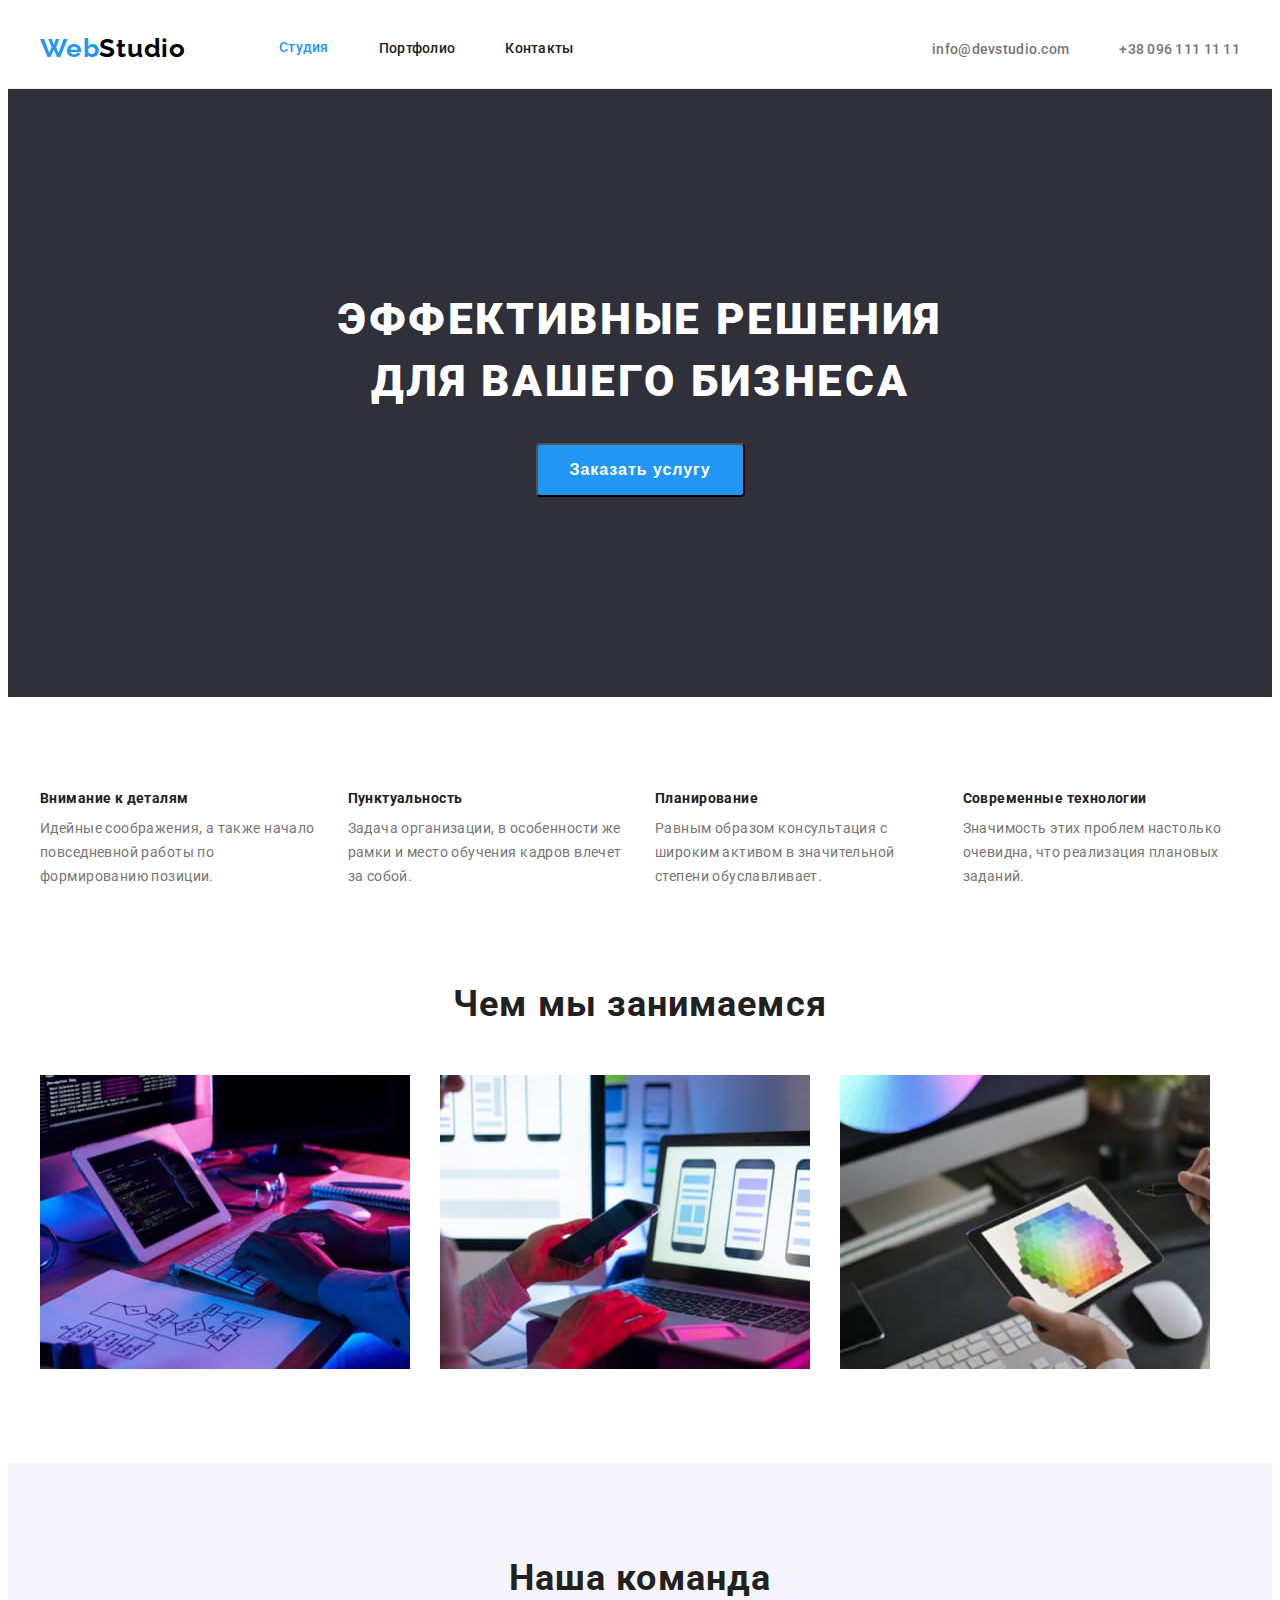
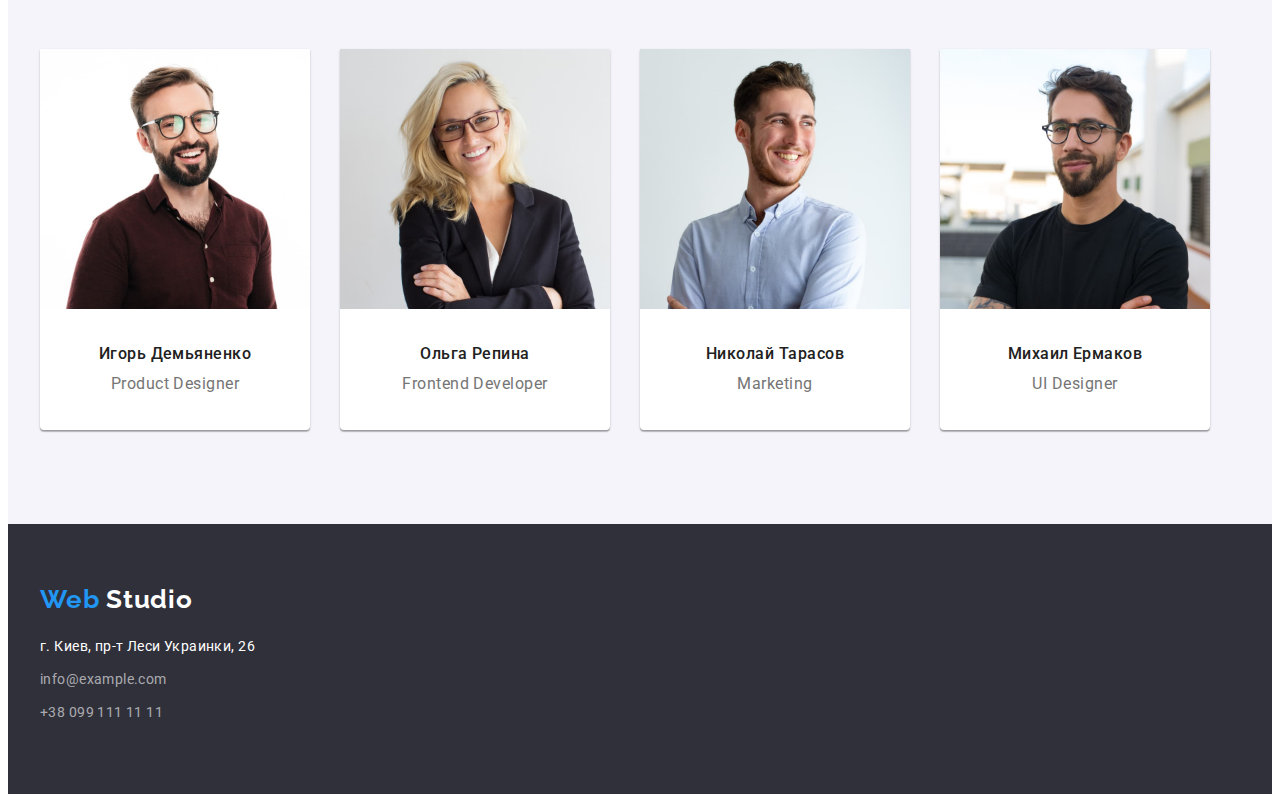
<file: index.html>
<!DOCTYPE html>
<html lang="ru">
  <head>
    <meta charset="UTF-8" />
    <meta http-equiv="X-UA-Compatible" content="IE=edge" />
    <meta name="viewport" content="width=device-width, initial-scale=1.0" />
    <title>Студия</title>
    <link
      rel="stylesheet"
      href="https://cdnjs.cloudflare.com/ajax/libs/modern-normalize/0.2.0/modern-normalize.min.css"
      integrity="sha512-sqIVMkf5f8XGYI/UZYGs7wODxlUeoj9JknataPfUwtvrSKWMHrMXGZ7Evb6nabFYJQG15vFFyALe6r0nWCD1Ug=="
      crossorigin="anonymous"
      referrerpolicy="no-referrer"
    />
    <link rel="stylesheet" href="./css/style.css" />
    <link rel="preconnect" href="https://fonts.gstatic.com" />
    <link
      href="https://fonts.googleapis.com/css2?family=Raleway:wght@700&family=Roboto:wght@400;500;700;900&display=swap"
      rel="stylesheet"
    />
  </head>

  <body>
    <!-- === HEADER === -->
    <header class="header">
      <div class="container header-section">
        <nav class="nav">
          <a class="logo link" href="./index.html"
            ><span class="logo-web">Web</span>Studio</a
          >
          <ul class="menu list">
            <li class="item-li">
              <a class="menu-list curent link" href="./index.html">Студия</a>
            </li>
            <li class="item-li">
              <a class="menu-list link" href="./portfolio.html">Портфолио</a>
            </li>
            <li class="item-li">
              <a class="menu-list link" href="">Контакты</a>
            </li>
          </ul>
        </nav>

        <ul class="nav-adress list">
          <li class="mail-contact">
            <a
              class="menu-contact link"
              lang="en"
              href="mailto:info@devstudio.com"
              >info@devstudio.com</a
            >
          </li>
          <li class="">
            <a class="menu-contact link" href="tel:+380961111111"
              >+38 096 111 11 11</a
            >
          </li>
        </ul>
      </div>
    </header>

    <main>
      <!-- section hero -->
      <section class="hero">
        <div class="container container-hero">
          <h1 class="hero-title">
            Эффективные решения <br />
            для вашего бизнеса
          </h1>
          <button type="button" class="hero-button">Заказать услугу</button>
        </div>
      </section>

      <!-- section the best -->
      <section class="section">
        <div class="container">
          <h2 hidden>Преимущества</h2>
          <ul class="the-best list">
            <li class="the-best-list">
              <h3 class="the-best-title">Внимание к деталям</h3>
              <p class="the-best-txt">
                Идейные соображения, а также начало повседневной работы по
                формированию позиции.
              </p>
            </li>
            <li class="the-best-list">
              <h3 class="the-best-title">Пунктуальность</h3>
              <p class="the-best-txt">
                Задача организации, в особенности же рамки и место обучения
                кадров влечет за собой.
              </p>
            </li>
            <li class="the-best-list">
              <h3 class="the-best-title">Планирование</h3>
              <p class="the-best-txt">
                Равным образом консультация с широким активом в значительной
                степени обуславливает.
              </p>
            </li>
            <li class="the-best-list">
              <h3 class="the-best-title">Современные технологии</h3>
              <p class="the-best-txt">
                Значимость этих проблем настолько очевидна, что реализация
                плановых заданий.
              </p>
            </li>
          </ul>
        </div>
      </section>

      <!-- section we do -->
      <section class="section-we-do section">
        <div class="container">
          <h2 class="we-do-title">Чем мы занимаемся</h2>
          <ul class="we-do list">
            <li class="we-do-li">
              <img
                src="./img/we-do/box-1.jpg"
                alt="работа на компьютерной клавиатуре"
                width="370"
                height="294"
              />
            </li>
            <li class="we-do-li">
              <img
                src="./img/we-do/box-2.jpg"
                alt="на мониторе различные дизайны мобильного приложения"
                width="370"
                height="294"
              />
            </li>
            <li class="we-do-li">
              <img
                src="./img/we-do/box-3.jpg"
                alt="подбор с помощью цветовой палитры"
                width="370"
                height="294"
              />
            </li>
          </ul>
        </div>
      </section>

      <!--section team-->
      <section class="section-team section">
        <div class="container">
          <h2 class="team-title">Наша команда</h2>
          <ul class="team list">
            <li class="team-list team-border">
              <img
                src="./img/team/igor-dem'yanenko-1.jpg"
                alt="Игорь Демьяненко"
                width="270"
                height="260"
              />
              <div class="team-contant">
                <h3 class="team-name">Игорь Демьяненко</h3>
                <p class="team-txt">Product Designer</p>
              </div>
            </li>

            <li class="team-list team-border">
              <img
                src="./img/team/olha-repina-2.jpg"
                alt="Ольга Репина"
                width="270"
                height="260"
              />
              <div class="team-contant">
                <h3 class="team-name">Ольга Репина</h3>
                <p class="team-txt">Frontend Developer</p>
              </div>
            </li>
            <li class="team-list team-border">
              <img
                src="./img/team/nikolay-tarasov-3.jpg"
                alt="Николай Тарасов"
                width="270"
                height="260"
              />
              <div class="team-contant">
                <h3 class="team-name">Николай Тарасов</h3>
                <p class="team-txt">Marketing</p>
              </div>
            </li>
            <li class="team-list team-border">
              <img
                src="./img/team/mihail-yermakov-4.jpg"
                alt="Михаил Ермаков"
                width="270"
                height="260"
              />
              <div class="team-contant">
                <h3 class="team-name">Михаил Ермаков</h3>
                <p class="team-txt">UI Designer</p>
              </div>
            </li>
          </ul>
        </div>
      </section>
    </main>

    <footer class="sectione">
      <!--contact-->
      <div class="container">
        <a class="logo logo-footer link" href="./index.html"
          ><span class="logo-web">Web</span>
          <span class="logo-studio">Studio</span></a
        >
        <address class="adress-footer">
          <ul class="adress list">
            <li class="contact-list list">
              <a
                class="contact-map link"
                href="https://goo.gl/maps/kWYsMnAb214LJ1XZ8"
                target="blank"
                rel="noopener noreferer"
                >г. Киев, пр-т Леси Украинки, 26</a
              >
            </li>
            <li class="contact-list list">
              <a class="contact link" href="mailto:info@example.com"
                >info@example.com</a
              >
            </li>
            <li class="contact-list list">
              <a class="contact link" href="tel:+380991111111"
                >+38 099 111 11 11</a
              >
            </li>
          </ul>
        </address>
      </div>
    </footer>
  </body>
</html>
</file>
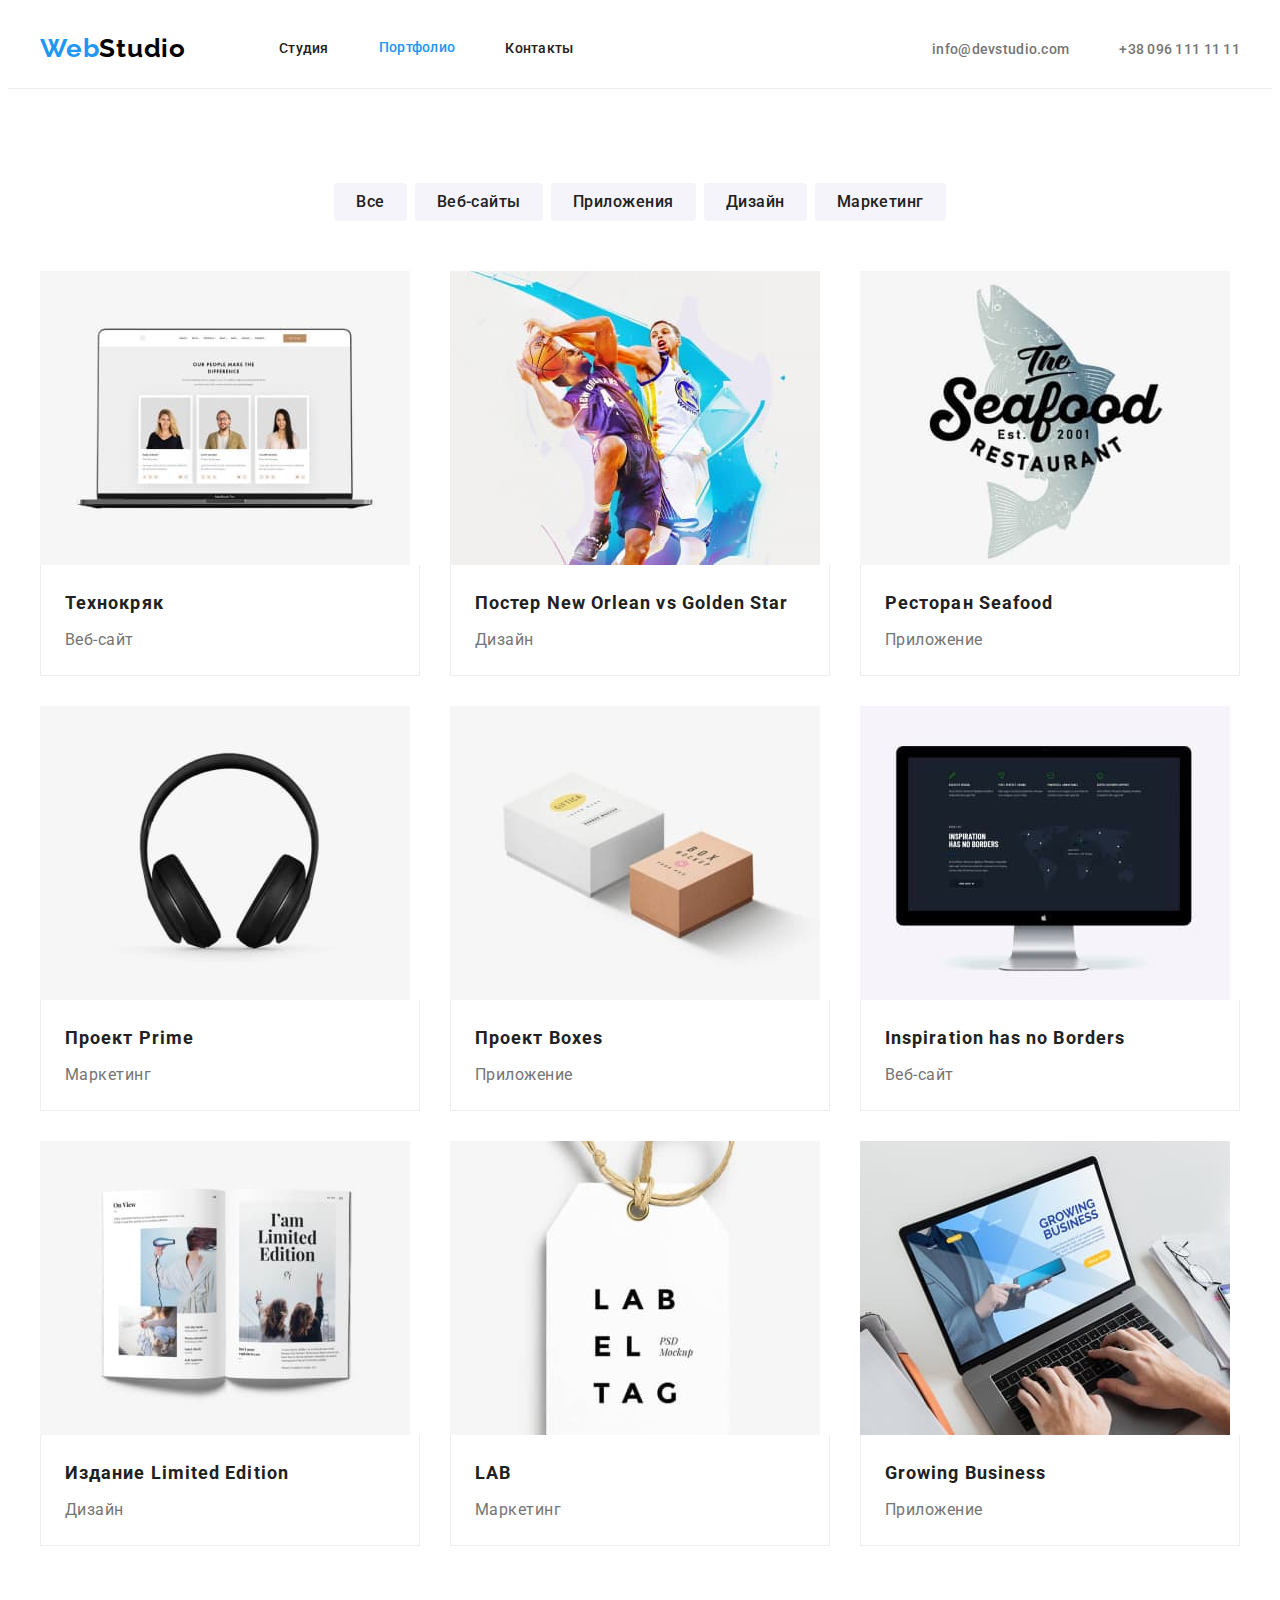
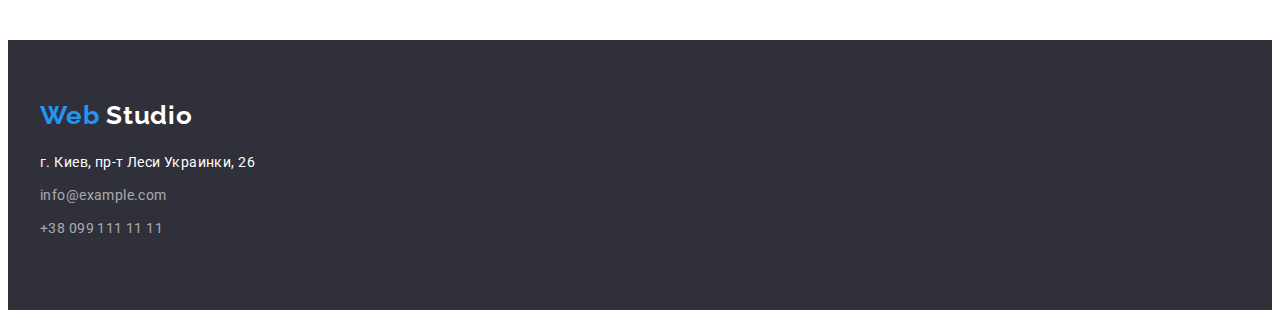
<file: portfolio.html>
<!DOCTYPE html>
<html lang="ru">
  <head>
    <meta charset="UTF-8" />
    <meta http-equiv="X-UA-Compatible" content="IE=edge" />
    <meta name="viewport" content="width=device-width, initial-scale=1.0" />
    <title>Портфолио</title>
    <link
      rel="stylesheet"
      href="https://cdnjs.cloudflare.com/ajax/libs/modern-normalize/0.2.0/modern-normalize.min.css"
      integrity="sha512-sqIVMkf5f8XGYI/UZYGs7wODxlUeoj9JknataPfUwtvrSKWMHrMXGZ7Evb6nabFYJQG15vFFyALe6r0nWCD1Ug=="
      crossorigin="anonymous"
      referrerpolicy="no-referrer"
    />
    <link rel="stylesheet" href="./css/style.css" />
    <link rel="preconnect" href="https://fonts.gstatic.com" />
    <link
      href="https://fonts.googleapis.com/css2?family=Raleway:wght@700&family=Roboto:wght@400;500;700;900&display=swap"
      rel="stylesheet"
    />
  </head>

  <body>
    <!-- === HEADER === -->
    <header>
      <div class="container header-section">
        <nav class="nav">
          <a class="logo link" href="./index.html"
            ><span class="logo-web">Web</span>Studio</a
          >
          <ul class="menu list">
            <li class="item-li">
              <a class="menu-list link" href="./index.html">Студия</a>
            </li>
            <li class="item-li">
              <a class="menu-list curent link" href="./portfolio.html"
                >Портфолио</a
              >
            </li>
            <li class="item-li">
              <a class="menu-list link" href="">Контакты</a>
            </li>
          </ul>
        </nav>

        <ul class="nav-adress list">
          <li class="mail-contact">
            <a
              class="menu-contact link"
              lang="en"
              href="mailto:info@devstudio.com"
              >info@devstudio.com</a
            >
          </li>
          <li class="">
            <a class="menu-contact link" href="tel:+380961111111"
              >+38 096 111 11 11</a
            >
          </li>
        </ul>
      </div>
    </header>

    <main>
      <!--section portfolio-->
      <section class="section">
        <div class="container">
          <h1 hidden>Портфолио</h1>
          <ul class="portfolio-button-menu list">
            <li class="portfolio-button-li">
              <button type="button" class="portfolio-button">Все</button>
            </li>
            <li class="portfolio-button-li">
              <button type="button" class="portfolio-button">Веб-сайты</button>
            </li>
            <li class="portfolio-button-li">
              <button type="button" class="portfolio-button">Приложения</button>
            </li>
            <li class="portfolio-button-li">
              <button type="button" class="portfolio-button">Дизайн</button>
            </li>
            <li class="portfolio-button-li">
              <button type="button" class="portfolio-button">Маркетинг</button>
            </li>
          </ul>
          <h2 hidden>Примеры наших робот</h2>

          <ul class="portfolio-card-list list">
            <li class="portfolio-card">
              <a href=""></a>
              <img
                src="./img/portfolio/img01-laptopscreen.jpg"
                alt="монитор ноутбука"
                width="370"
                height="294"
              />
              <div class="portfolio-card-content">
                <h3 class="card-title">Технокряк</h3>
                <p class="card-txt">Веб-сайт</p>
              </div>
            </li>

            <li class="portfolio-card">
              <a href=""></a>
              <img
                src="./img/portfolio/img02-basketball.jpg"
                alt="постер с изображением баскетболистов"
                width="370"
                height="294"
              />
              <div class="portfolio-card-content">
                <h3 class="card-title">
                  Постер
                  <span lang="en">New Orlean vs Golden Star</span>
                </h3>
                <p class="card-txt">Дизайн</p>
              </div>
            </li>

            <li class="portfolio-card">
              <a href=""></a>
              <img
                src="./img/portfolio/img03-seafood.jpg"
                alt="ємблема ресторана морепродуктов"
                width="370"
                height="294"
              />
              <div class="portfolio-card-content">
                <h3 class="card-title">
                  Ресторан <span lang="en">Seafood</span>
                </h3>
                <p class="card-txt">Приложение</p>
              </div>
            </li>

            <li class="portfolio-card">
              <a href=""></a>
              <img
                src="./img/portfolio/img04-earphone.jpg"
                alt="наушники"
                width="370"
                height="294"
              />
              <div class="portfolio-card-content">
                <h3 class="card-title">Проект <span lang="en">Prime</span></h3>
                <p class="card-txt">Маркетинг</p>
              </div>
            </li>

            <li class="portfolio-card">
              <a href=""></a>
              <img
                src="./img/portfolio/img05-boxesjpg.jpg"
                alt="две коробочки"
                width="370"
                height="294"
              />
              <div class="portfolio-card-content">
                <h3 class="card-title">Проект <span lang="en">Boxes</span></h3>
                <p class="card-txt">Приложение</p>
              </div>
            </li>

            <li class="portfolio-card">
              <a href=""></a>
              <img
                src="./img/portfolio/img06-screen.jpg"
                alt="монитор с изображением карты мира"
                width="370"
                height="294"
              />
              <div class="portfolio-card-content">
                <h3 class="card-title">
                  <span lang="en">Inspiration has no Borders</span>
                </h3>
                <p class="card-txt">Веб-сайт</p>
              </div>
            </li>

            <li class="portfolio-card">
              <a href=""></a>
              <img
                src="./img/portfolio/img07-magazine.jpg"
                alt="разворот журнала"
                width="370"
                height="294"
              />
              <div class="portfolio-card-content">
                <h3 class="card-title">
                  Издание <span lang="en">Limited Edition</span>
                </h3>
                <p class="card-txt">Дизайн</p>
              </div>
            </li>

            <li class="portfolio-card">
              <a href=""></a>
              <img
                src="./img/portfolio/img08-label.jpg"
                alt="эмблема проекта лаб"
                width="370"
                height="294"
              />
              <div class="portfolio-card-content">
                <h3 class="card-title"><span lang="en">LAB</span></h3>
                <p class="card-txt">Маркетинг</p>
              </div>
            </li>

            <li class="portfolio-card">
              <a href=""></a>
              <img
                src="./img/portfolio/img09-laptop.jpg"
                alt="набор на клавиатуре ноутбука"
                width="370"
                height="294"
              />
              <div class="portfolio-card-content">
                <h3 class="card-title">
                  <span lang="en">Growing Business</span>
                </h3>
                <p class="card-txt">Приложение</p>
              </div>
            </li>
          </ul>
        </div>
      </section>
    </main>

    <footer>
      <!--contact-->
      <div class="container div-footer">
        <a class="logo logo-footer link" href="./index.html"
          ><span class="logo-web">Web</span>
          <span class="logo-studio">Studio</span></a
        >
        <address class="adress-footer">
          <ul class="adress list">
            <li class="contact-list list">
              <a
                class="contact-map link"
                href="https://goo.gl/maps/kWYsMnAb214LJ1XZ8"
                target="blank"
                rel="noopener noreferer"
                >г. Киев, пр-т Леси Украинки, 26</a
              >
            </li>
            <li class="contact-list list">
              <a class="contact link" href="mailto:info@example.com"
                >info@example.com</a
              >
            </li>
            <li class="contact-list list">
              <a class="contact link" href="tel:+380991111111"
                >+38 099 111 11 11</a
              >
            </li>
          </ul>
        </address>
      </div>
    </footer>
  </body>
</html>
</file>
<file: css/style.css>
:root {
  --main-font: "Roboto", sans-serif;
  --secondary-font: "Raleway", sans-serif;
  --color-title: #212121;
  --color-txt: #757575;
  --color-accent: #2196f3;
  --color-menu: #212121;
  --color-menu-contakt: #757575;
  --background-hero-footer: #2f303a;
  --bgr-team-button-portfolio: #f5f4fa;
  --stroke-card-portfolio: #eeeeee;
  --contact-footer: rgba(255, 255, 255, 0.6);
  --card-set-gap: 30px;
}

body {
  font-family: var(--main-font);
  font-style: normal;
  color: var(--color-txt);
}

h1,
h2,
h3,
h4,
h5,
h6,
p {
  margin: 0;
}

.list {
  list-style: none;
}
.link {
  text-decoration: none;
}

ul,
ol {
  margin-top: 0px;
  margin-bottom: 0px;
  padding-left: 0px;
}

img {
  display: block;
}
/* =====&&&&======= */
/* li {
  outline: 1px solid tomato;
} */

/* ======= COMPONENTS ======== */
.section {
  padding-top: 94px;
  padding-bottom: 94px;
}

.container {
  width: 1200px;
  margin-left: auto;
  margin-right: auto;
  padding-left: 15px;
  padding-right: 15px;
}

/* ==== navigation ==== */
.header-section {
  align-items: center;
  display: flex;
  padding-top: 0px;
  padding-bottom: 0px;
  justify-content: space-between;
}

header {
  border-bottom: 1px solid #ececec;
}

.nav {
  display: flex;
  align-items: center;
}
.logo {
  margin-right: 93px;
  font-family: var(--secondary-font);
  font-size: 26px;
  font-style: normal;
  font-weight: 700;
  line-height: 1.2;
  letter-spacing: 0.03em;
  text-align: left;
  color: #000000;
}
.logo-web {
  color: var(--color-accent);
}

.menu {
  display: flex;
}
.menu-list {
  padding-top: 32px;
  padding-bottom: 32px;
  display: block;
  font-size: 14px;
  font-weight: 500;
  line-height: 1.17;
  letter-spacing: 0.02em;
  text-align: left;
  color: var(--color-menu);
}
.curent {
  font-size: 14px;
  font-weight: 500;
  line-height: 1.14;
  letter-spacing: 0.02em;
  text-align: left;
  color: var(--color-accent);
}

/* .item-li + .item-li {
  margin-left: 50px;
} */
.item-li:not(:last-child) {
  margin-right: 50px;
}
.item-li {
  display: block;
}

.nav-adress {
  display: flex;
  margin-left: auto;
}
.mail-contact {
  margin-right: 50px;
}

.menu-contact {
  font-size: 14px;
  font-weight: 500;
  line-height: 1.14;
  letter-spacing: 0.02em;
  text-align: left;
  color: var(--color-menu-contakt);
}

.menu-list:hover,
.menu-list:focus,
.menu-contact:hover,
.menu-contact:focus {
  color: var(--color-accent);
}

/* ===== hero ===== */
.hero {
  background: var(--background-hero-footer);
  text-align: center;
  padding-right: auto;
  padding-left: auto;
  padding-top: 200px;
  padding-bottom: 200px;
}
.container-hero {
  text-align: center;
}
.hero-title {
  margin-bottom: 30px;
  font-size: 44px;
  font-weight: 900;
  line-height: 1.4;
  letter-spacing: 0.06em;
  text-transform: uppercase;
  color: #ffffff;
}
.hero-button {
  padding: 10px 32px;
  border-radius: 4px;
  font-size: 16px;
  font-weight: 700;
  line-height: 1.9;
  letter-spacing: 0.06em;
  color: #ffffff;
  background: #2196f3;
  cursor: pointer;
}

/* == section the best == */

.the-best {
  display: flex;
  flex-wrap: wrap;
  margin-left: calc(-1 * var(--card-set-gap));
}
.the-best-list {
  flex-basis: calc((100% - 4 * var(--card-set-gap)) / 4);
  margin-left: var(--card-set-gap);
}

.the-best-txt {
  font-size: 14px;
  font-weight: 400;
  line-height: 1.71;
  letter-spacing: 0.03em;
  text-align: left;
}

.the-best-title {
  margin-bottom: 10px;

  font-size: 14px;
  font-weight: 700;
  line-height: 1.14;
  letter-spacing: 0.03em;
  text-align: left;
  color: var(--color-title);
}

/* ===== section we do ===== */
.section-we-do {
  padding-top: 0;
}
.we-do {
  display: flex;
  margin-left: -30px;
}
.we-do-li {
  margin-left: 30px;
}

.we-do-title,
.team-title {
  margin-bottom: 50px;
  font-size: 36px;
  font-weight: 700;
  line-height: 1.17;
  letter-spacing: 0.03em;
  text-align: center;
  color: var(--color-title);
}

/* ===== section team =====  */

.section-team {
  background: var(--bgr-team-button-portfolio);
}

.team {
  display: flex;
  margin-left: -30px;
  margin-top: -30px;
}
.team-list {
  margin-left: 30px;
  margin-top: 30px;

  background: #ffffff;
  box-shadow: 0px 1px 3px rgba(0, 0, 0, 0.12), 0px 1px 1px rgba(0, 0, 0, 0.14),
    0px 2px 1px rgba(0, 0, 0, 0.2);
  border-radius: 0px 0px 4px 4px;
}
.team-contant {
  padding-top: 30px;
  padding-bottom: 30px;
}

.team-txt {
  font-size: 16px;
  line-height: 1.9;
  letter-spacing: 0.03em;
  text-align: center;
  font-weight: 400;
  color: var(--color-txt);
}
.team-name {
  font-size: 16px;
  line-height: 1.9;
  font-weight: 500;
  letter-spacing: 0.03em;
  text-align: center;
  color: var(--color-title);
}

/* ===== portfolio ===== */

.portfolio-button-menu {
  display: flex;
  margin: 0 auto;
  margin-bottom: 50px;
  justify-content: center;
  text-align: center;
}

.portfolio-button {
  padding: 6px 22px;
  border-radius: 4px;

  font-family: var(--main-font);
  font-size: 16px;
  font-weight: 500;
  line-height: 1.6;
  letter-spacing: 0.03em;
  text-align: center;
  color: var(--color-title);
  background-color: var(--bgr-team-button-portfolio);
  border: none;
  cursor: pointer;
}
.portfolio-button:hover,
.portfolio-button:focus {
  padding: 6px 22px;

  font-family: var(--main-font);
  font-size: 16px;
  font-weight: 500;
  line-height: 1.6;
  letter-spacing: 0.03em;
  text-align: center;
  color: #ffffff;
  background-color: var(--color-accent);
  border: none;
  border-radius: 4px;
}

.portfolio-button-li:not(:first-child) {
  margin-left: 8px;
}

/* portfolio card */

.portfolio-card-list {
  display: flex;
  flex-wrap: wrap;
  margin-left: calc(-1 * var(--card-set-gap));
  margin-top: calc(-1 * var(--card-set-gap));
}

.portfolio-card {
  background: #ffffff;
  flex-basis: calc((100% - 3 * var(--card-set-gap)) / 3);
  margin-left: var(--card-set-gap);
  margin-top: var(--card-set-gap);
}

.portfolio-card-content {
  display: block;
  padding: 20px 24px;
  border-right: 1px solid #eeeeee;
  border-bottom: 1px solid #eeeeee;
  border-left: 1px solid #eeeeee;
}
.card-title {
  margin-bottom: 4px;
  font-size: 18px;
  font-weight: 700;
  line-height: 2;
  letter-spacing: 0.06em;
  color: var(--color-title);
}

.card-txt {
  font-size: 16px;
  font-weight: 400;
  line-height: 1.88;
  letter-spacing: 0.03em;
}

/* footer */
footer {
  background: var(--background-hero-footer);
  padding-top: 60px;
  padding-bottom: 60px;
}

.logo-footer {
  margin-bottom: 20px;
}

.container > .logo {
  display: block;
  margin-bottom: 20;
}
.logo-studio {
  color: #ffffff;
}

.contact-list {
  display: block;
  margin-bottom: 9px;
}
.contact {
  font-size: 14px;
  font-style: normal;
  font-weight: 400;
  line-height: 1.71;
  letter-spacing: 0.03em;
  text-align: left;
  color: var(--contact-footer);
}

.contact-map {
  font-size: 14px;
  font-style: normal;
  font-weight: 400;
  line-height: 1.71;
  letter-spacing: 0.03em;
  text-align: left;
  color: #ffffff;
}

.contact-map:hover,
.contact-map:focus,
.contact:hover,
.contact:focus {
  color: var(--color-accent);
}
</file>
